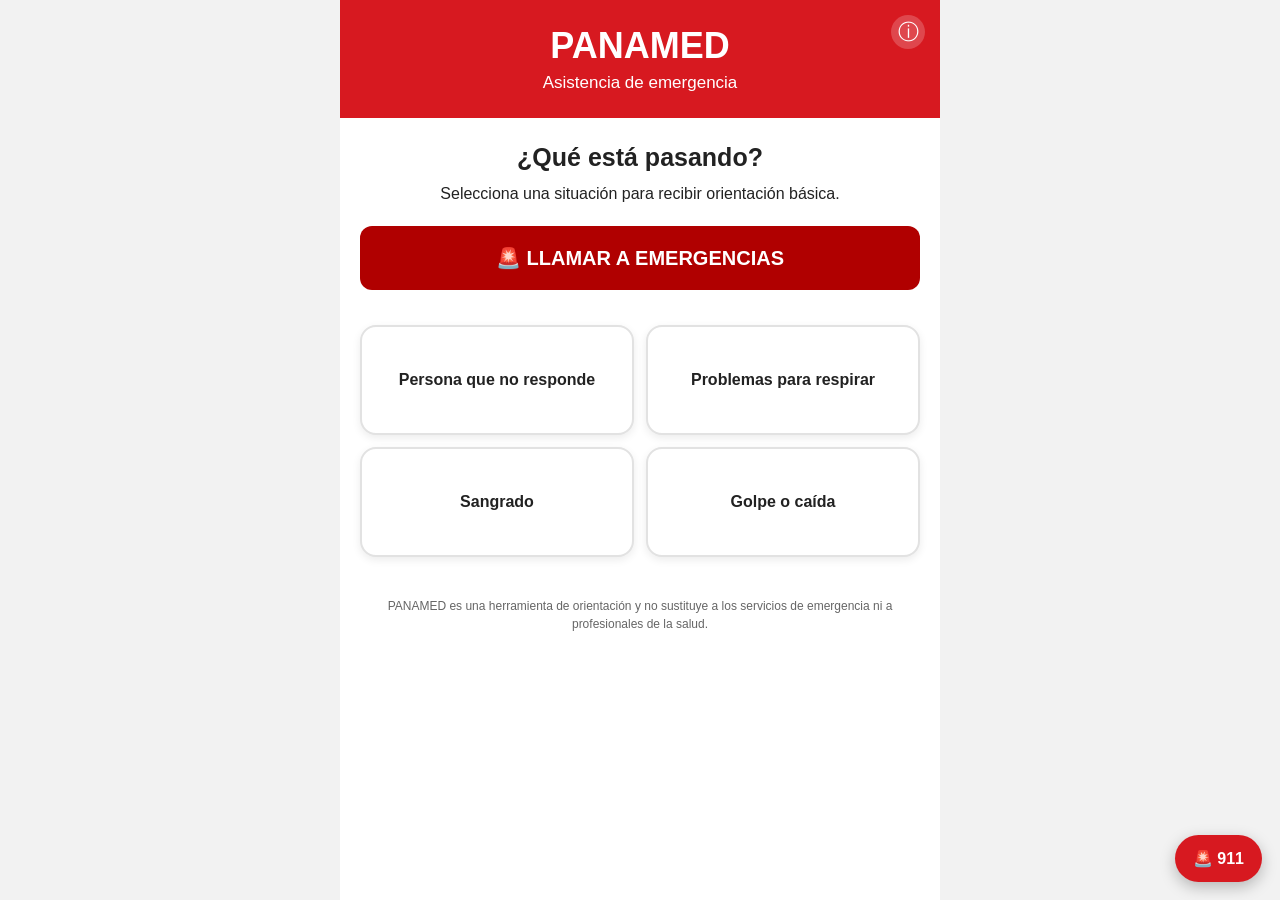
<file: index.html>
<!DOCTYPE html>
<html lang="es">

<head>
    <meta charset="UTF-8">

    <meta name="viewport" content="width=device-width, initial-scale=1.0">

    <meta name="theme-color" content="#d71920">

    <meta name="description"
          content="PANAMED - Asistencia de emergencia">

    <title>PANAMED</title>

    <link rel="stylesheet" href="./css/style.css">

    <link rel="manifest" href="./manifest.json">
</head>

<body>

    <main class="app">

        <!-- ENCABEZADO -->

        <header class="encabezado">

            <div class="titulo-panamed">

                <h1>PANAMED</h1>

                <p>Asistencia de emergencia</p>

            </div>

            <button
                id="btnAcerca"
                class="boton-acerca"
                type="button"
                aria-label="Información sobre PANAMED">

                ⓘ

            </button>

        </header>


        <!-- INICIO -->

        <section class="inicio">

            <h2>¿Qué está pasando?</h2>

            <p>
                Selecciona una situación para recibir
                orientación básica.
            </p>

            <button
                id="btnEmergencia"
                class="boton-emergencia"
                type="button">

                🚨 LLAMAR A EMERGENCIAS

            </button>

        </section>


        <!-- SITUACIONES -->

        <section class="situaciones">

            <button
                class="boton-situacion"
                data-tipo="no-responde"
                type="button">

                Persona que no responde

            </button>

            <button
                class="boton-situacion"
                data-tipo="respiracion"
                type="button">

                Problemas para respirar

            </button>

            <button
                class="boton-situacion"
                data-tipo="sangrado"
                type="button">

                Sangrado

            </button>

            <button
                class="boton-situacion"
                data-tipo="golpe"
                type="button">

                Golpe o caída

            </button>

        </section>


        <!-- GUÍA -->

        <section
            id="guia"
            class="guia"
            hidden>

            <h2 id="tituloGuia"></h2>

            <div id="contenidoGuia"></div>

            <button
                id="volver"
                type="button">

                Volver

            </button>

        </section>


        <!-- INFORMACIÓN -->

        <footer>

            <p>
                PANAMED es una herramienta de orientación
                y no sustituye a los servicios de emergencia
                ni a profesionales de la salud.
            </p>

        </footer>


        <!-- ACERCA -->

        <section
            id="acerca"
            class="acerca"
            style="display: none;">

            <div class="acerca-contenido">

                <button
                    id="cerrarAcerca"
                    class="cerrar-acerca"
                    type="button"
                    aria-label="Cerrar">

                    ×

                </button>

                <div class="acerca-titulo">

                    <h2>PANAMED</h2>

                    <p>Información del proyecto</p>

                </div>

                <div class="datos-proyecto">

                    <p>
                        <strong>Estudiante:</strong><br>
                        Ian Daniel Velado
                    </p>

                    <p>
                        <strong>Grado:</strong><br>
                        8B
                    </p>

                    <p>
                        <strong>Colegio:</strong><br>
                        Colegio Nuestra Señora de Lourdes
                    </p>

                </div>

                <h3>¿Qué es PANAMED?</h3>

                <p>
                    PANAMED es una aplicación móvil de orientación
                    básica ante situaciones de emergencia.
                </p>

                <p>
                    Su propósito es proporcionar información clara
                    y sencilla para ayudar al usuario a actuar de
                    manera organizada mientras solicita ayuda profesional.
                </p>

                <h3>Objetivo</h3>

                <p>
                    Facilitar el acceso a orientación básica de primeros
                    auxilios y ayudar a las personas a comunicarse
                    rápidamente con los servicios de emergencia.
                </p>

                <div class="advertencia">

                    <strong>Importante</strong>

                    <p>
                        PANAMED es una herramienta educativa de orientación.
                        No sustituye a médicos, paramédicos ni servicios
                        de emergencia.
                    </p>

                </div>

                <button
                    id="volverPanamed"
                    class="volver-panamed"
                    type="button">

                    Volver a PANAMED

                </button>

            </div>

        </section>


        <!-- CONFIRMACIÓN 911 -->

        <section
            id="confirmacionEmergencia"
            class="confirmacion-emergencia"
            style="display: none;"
            aria-hidden="true">

            <div class="confirmacion-contenido">

                <div class="icono-emergencia">
                    🚨
                </div>

                <h2>
                    ¿Necesitas ayuda de emergencia?
                </h2>

                <p>
                    Si existe una emergencia real,
                    solicita ayuda profesional inmediatamente.
                </p>

                <button
                    id="confirmarEmergencia"
                    class="confirmar-emergencia"
                    type="button">

                    Llamar al 911

                </button>

                <button
                    id="cancelarEmergencia"
                    class="cancelar-emergencia"
                    type="button">

                    Cancelar

                </button>

            </div>

        </section>


        <!-- BOTÓN 911 -->

        <button
            id="emergenciaRapida"
            class="emergencia-rapida"
            type="button"
            aria-label="Llamar a emergencias">

            🚨 911

        </button>

    </main>


    <!-- APP -->

    <script src="./js/app.js"></script>

</body>

</html>
</file>
<file: css/style.css>
* {
    box-sizing: border-box;
    margin: 0;
    padding: 0;
}

body {
    font-family: Arial, sans-serif;
    background: #f2f2f2;
    color: #222;
    min-height: 100vh;
}

.app {
    width: 100%;
    max-width: 600px;
    margin: auto;
    background: white;
    min-height: 100vh;
}


/* ==========================
   PANTALLA DE INICIO
========================== */

.pantalla-inicio {
    position: fixed;
    top: 0;
    left: 0;

    width: 100vw;
    height: 100vh;

    z-index: 9999;

    display: flex;
    align-items: center;
    justify-content: center;

    background: #d71920;

    padding: 25px;
}

.inicio-contenido {
    width: 100%;
    max-width: 400px;

    text-align: center;
    color: white;
}

.inicio-contenido h1 {
    font-size: 48px;
    margin-bottom: 8px;
}

.inicio-contenido p {
    font-size: 20px;
    margin-bottom: 40px;
}

.btn-comenzar {
    width: 100%;

    padding: 17px;

    border: none;
    border-radius: 12px;

    background: white;
    color: #d71920;

    font-size: 18px;
    font-weight: bold;

    cursor: pointer;
}

.btn-comenzar:active {
    transform: scale(0.97);
}


/* ==========================
   ENCABEZADO
========================== */

.encabezado {
    position: relative;

    background: #d71920;
    color: white;

    padding: 25px 55px;

    text-align: center;
}

.titulo-panamed {
    text-align: center;
}

.encabezado h1 {
    font-size: 36px;
    margin-bottom: 6px;
}

.encabezado p {
    font-size: 17px;
}

.boton-acerca {
    position: absolute;

    top: 15px;
    right: 15px;

    width: 34px;
    height: 34px;

    border: none;
    border-radius: 50%;

    background: rgba(255, 255, 255, 0.2);

    color: white;

    font-size: 21px;

    cursor: pointer;
}


/* ==========================
   INICIO
========================== */

.inicio {
    text-align: center;

    padding: 25px 20px 15px;
}

.inicio h2 {
    font-size: 25px;

    margin-bottom: 10px;
}

.inicio p {
    font-size: 16px;

    line-height: 1.5;

    margin-bottom: 20px;
}


/* ==========================
   EMERGENCIA
========================== */

.boton-emergencia {
    width: 100%;

    padding: 20px;

    border: none;
    border-radius: 12px;

    background: #b00000;

    color: white;

    font-size: 20px;
    font-weight: bold;

    cursor: pointer;
}

.boton-emergencia:active {
    transform: scale(0.98);
}


/* ==========================
   SITUACIONES
========================== */

.situaciones {
    display: grid;

    grid-template-columns: 1fr 1fr;

    gap: 12px;

    padding: 20px;
}

.boton-situacion {
    width: 100%;

    min-height: 110px;

    border: 2px solid #e2e2e2;

    border-radius: 16px;

    background: white;

    padding: 18px 12px;

    font-size: 16px;

    font-weight: bold;

    color: #222;

    cursor: pointer;

    box-shadow: 0 3px 8px rgba(0, 0, 0, 0.08);

    transition: transform 0.15s, box-shadow 0.15s;
}

.boton-situacion:active {
    transform: scale(0.97);
}


/* ==========================
   GUÍA
========================== */

.guia {
    margin: 10px 20px 25px;

    padding: 20px;

    border-radius: 12px;

    background: #f7f7f7;
}

.guia h2 {
    margin-bottom: 15px;
}

#contenidoGuia {
    font-size: 17px;

    line-height: 1.6;
}

.indicador-paso {
    font-size: 14px;

    font-weight: bold;

    color: #d71920;

    margin-bottom: 12px;
}

.paso-guia {
    background: white;

    border-radius: 12px;

    padding: 18px;

    margin-bottom: 15px;

    line-height: 1.6;
}

.controles-guia {
    display: flex;

    gap: 10px;

    margin-top: 15px;
}

.controles-guia button {
    flex: 1;

    padding: 13px;

    border: none;

    border-radius: 10px;

    background: #333;

    color: white;

    font-size: 15px;

    font-weight: bold;

    cursor: pointer;
}

#volver {
    width: 100%;

    margin-top: 20px;

    padding: 14px;

    border: none;

    border-radius: 10px;

    background: #333;

    color: white;

    font-size: 17px;

    cursor: pointer;
}


/* ==========================
   AUDIO
========================== */

.escuchar-paso {
    width: 100%;

    margin-top: 5px;

    padding: 13px;

    border: 2px solid #d71920;

    border-radius: 10px;

    background: white;

    color: #d71920;

    font-size: 16px;

    font-weight: bold;

    cursor: pointer;
}

.escuchar-paso:active {
    transform: scale(0.98);
}


/* ==========================
   ACERCA DE
========================== */

.acerca {
    position: fixed;

    inset: 0;

    background: rgba(0, 0, 0, 0.68);

    z-index: 1000;

    padding: 20px;

    overflow-y: auto;
}

.acerca-contenido {
    position: relative;

    width: 100%;

    max-width: 550px;

    margin: 20px auto;

    background: white;

    border-radius: 18px;

    padding: 30px 22px;

    box-shadow: 0 10px 35px rgba(0, 0, 0, 0.3);
}

.acerca-titulo {
    text-align: center;

    margin-bottom: 25px;

    padding-bottom: 18px;

    border-bottom: 2px solid #eee;
}

.acerca-titulo h2 {
    color: #d71920;

    font-size: 30px;

    margin-bottom: 5px;
}

.acerca-titulo p {
    color: #666;

    font-size: 15px;
}

.datos-proyecto {
    display: grid;

    gap: 10px;

    margin-bottom: 25px;
}

.datos-proyecto p {
    background: #f5f5f5;

    border-radius: 10px;

    padding: 12px 14px;

    margin: 0;
}

.acerca-contenido h3 {
    color: #333;

    font-size: 20px;

    margin-top: 22px;

    margin-bottom: 8px;
}

.acerca-contenido > p {
    font-size: 16px;

    line-height: 1.6;

    margin-bottom: 12px;
}

.cerrar-acerca {
    position: absolute;

    top: 12px;
    right: 14px;

    width: 36px;
    height: 36px;

    border: none;

    border-radius: 50%;

    background: #eee;

    color: #333;

    font-size: 25px;

    cursor: pointer;
}

.advertencia {
    margin-top: 22px;

    padding: 15px;

    border-radius: 12px;

    background: #fff3cd;

    border-left: 5px solid #d71920;
}

.advertencia strong {
    display: block;

    margin-bottom: 7px;

    font-size: 17px;
}

.advertencia p {
    margin: 0;

    font-size: 14px;

    line-height: 1.5;
}

.volver-panamed {
    width: 100%;

    margin-top: 24px;

    padding: 15px;

    border: none;

    border-radius: 10px;

    background: #d71920;

    color: white;

    font-size: 17px;

    font-weight: bold;

    cursor: pointer;
}


/* ==========================
   CONFIRMACIÓN EMERGENCIA
========================== */

.confirmacion-emergencia {
    position: fixed;

    inset: 0;

    z-index: 2000;

    display: flex;

    align-items: center;

    justify-content: center;

    padding: 20px;

    background: rgba(0, 0, 0, 0.7);
}

.confirmacion-contenido {
    width: 100%;

    max-width: 420px;

    background: white;

    border-radius: 20px;

    padding: 30px 22px;

    text-align: center;

    box-shadow: 0 10px 35px rgba(0, 0, 0, 0.3);
}

.icono-emergencia {
    font-size: 50px;

    margin-bottom: 15px;
}

.confirmacion-contenido h2 {
    font-size: 24px;

    margin-bottom: 12px;

    color: #d71920;
}

.confirmacion-contenido p {
    font-size: 16px;

    line-height: 1.5;

    margin-bottom: 22px;

    color: #444;
}

.confirmar-emergencia,
.cancelar-emergencia {
    width: 100%;

    padding: 15px;

    border: none;

    border-radius: 12px;

    font-size: 17px;

    font-weight: bold;

    cursor: pointer;
}

.confirmar-emergencia {
    background: #d71920;

    color: white;

    margin-bottom: 10px;
}

.cancelar-emergencia {
    background: #eee;

    color: #333;
}


/* ==========================
   EMERGENCIA RÁPIDA
========================== */

.emergencia-rapida {
    position: fixed;

    right: 18px;
    bottom: 18px;

    z-index: 900;

    border: none;

    border-radius: 50px;

    padding: 14px 18px;

    background: #d71920;

    color: white;

    font-size: 16px;

    font-weight: bold;

    box-shadow: 0 5px 15px rgba(0, 0, 0, 0.25);

    cursor: pointer;
}


/* ==========================
   PIE DE PÁGINA
========================== */

footer {
    padding: 20px;

    text-align: center;

    font-size: 12px;

    color: #666;

    line-height: 1.5;
}


/* ==========================
   OCULTAR ELEMENTOS
========================== */

[hidden] {
    display: none !important;
}


/* ==========================
   TELÉFONOS PEQUEÑOS
========================== */

@media (max-width: 400px) {

    .situaciones {
        grid-template-columns: 1fr;
    }

    .encabezado h1 {
        font-size: 32px;
    }

    .encabezado {
        padding-left: 45px;
        padding-right: 45px;
    }

    .inicio-contenido h1 {
        font-size: 42px;
    }

}
/* ==========================
   ADAPTACIÓN PARA TELÉFONOS
========================== */

@media (max-width: 600px) {

    body {
        width: 100%;
        overflow-x: hidden;
    }

    .app {
        width: 100%;
        min-height: 100vh;
    }

    .encabezado {
        padding: 22px 50px;
    }

    .encabezado h1 {
        font-size: 32px;
    }

    .encabezado p {
        font-size: 15px;
    }

    .inicio {
        padding: 22px 16px 12px;
    }

    .inicio h2 {
        font-size: 23px;
    }

    .inicio p {
        font-size: 15px;
    }

    .boton-emergencia {
        min-height: 58px;
        font-size: 17px;
    }

    .situaciones {
        grid-template-columns: 1fr 1fr;
        gap: 10px;
        padding: 16px;
    }

    .boton-situacion {
        min-height: 105px;
        padding: 14px 8px;
        font-size: 15px;
    }

    .guia {
        margin: 8px 16px 20px;
        padding: 17px;
    }

    .paso-guia {
        padding: 16px;
        font-size: 16px;
    }

    .controles-guia {
        gap: 8px;
    }

    .controles-guia button,
    #volver {
        min-height: 50px;
        font-size: 15px;
    }

    .escuchar-paso {
        min-height: 50px;
    }

    .emergencia-rapida {
        right: 14px;
        bottom: 14px;
    }

}
</file>
